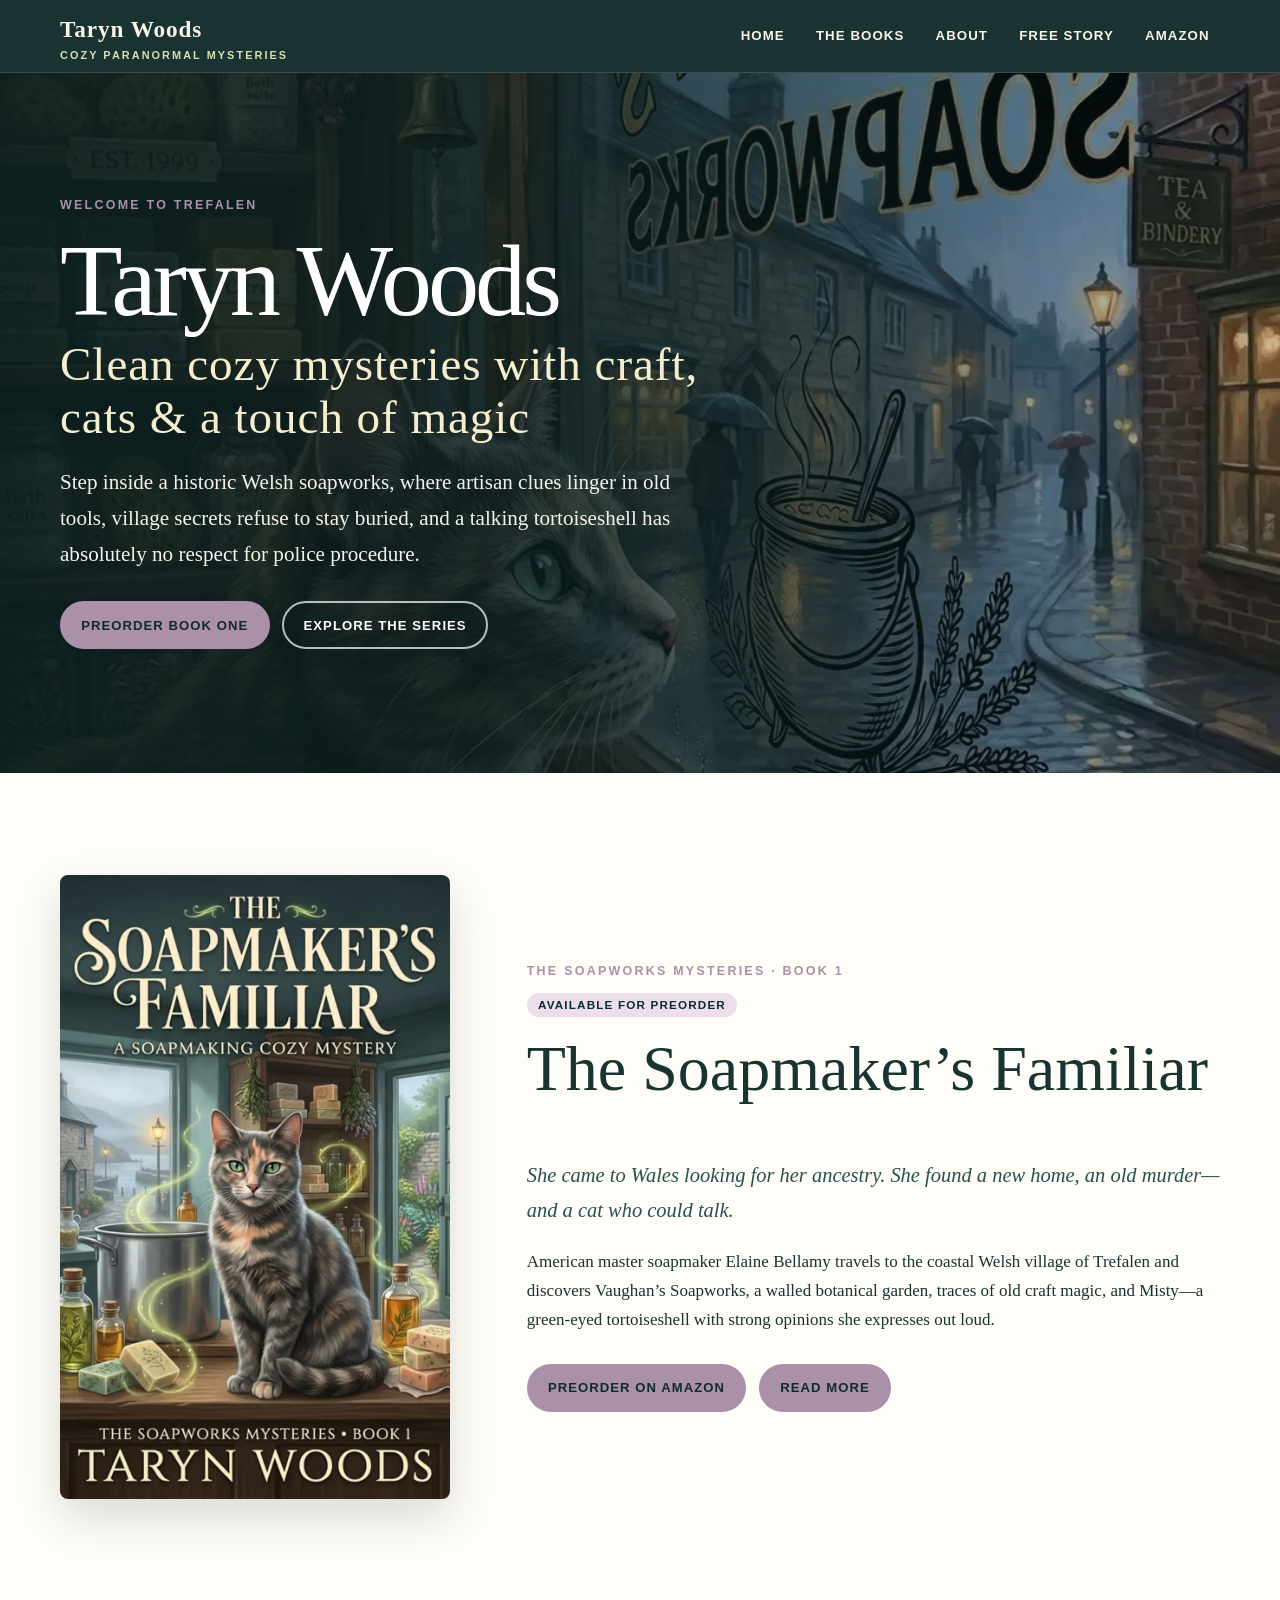
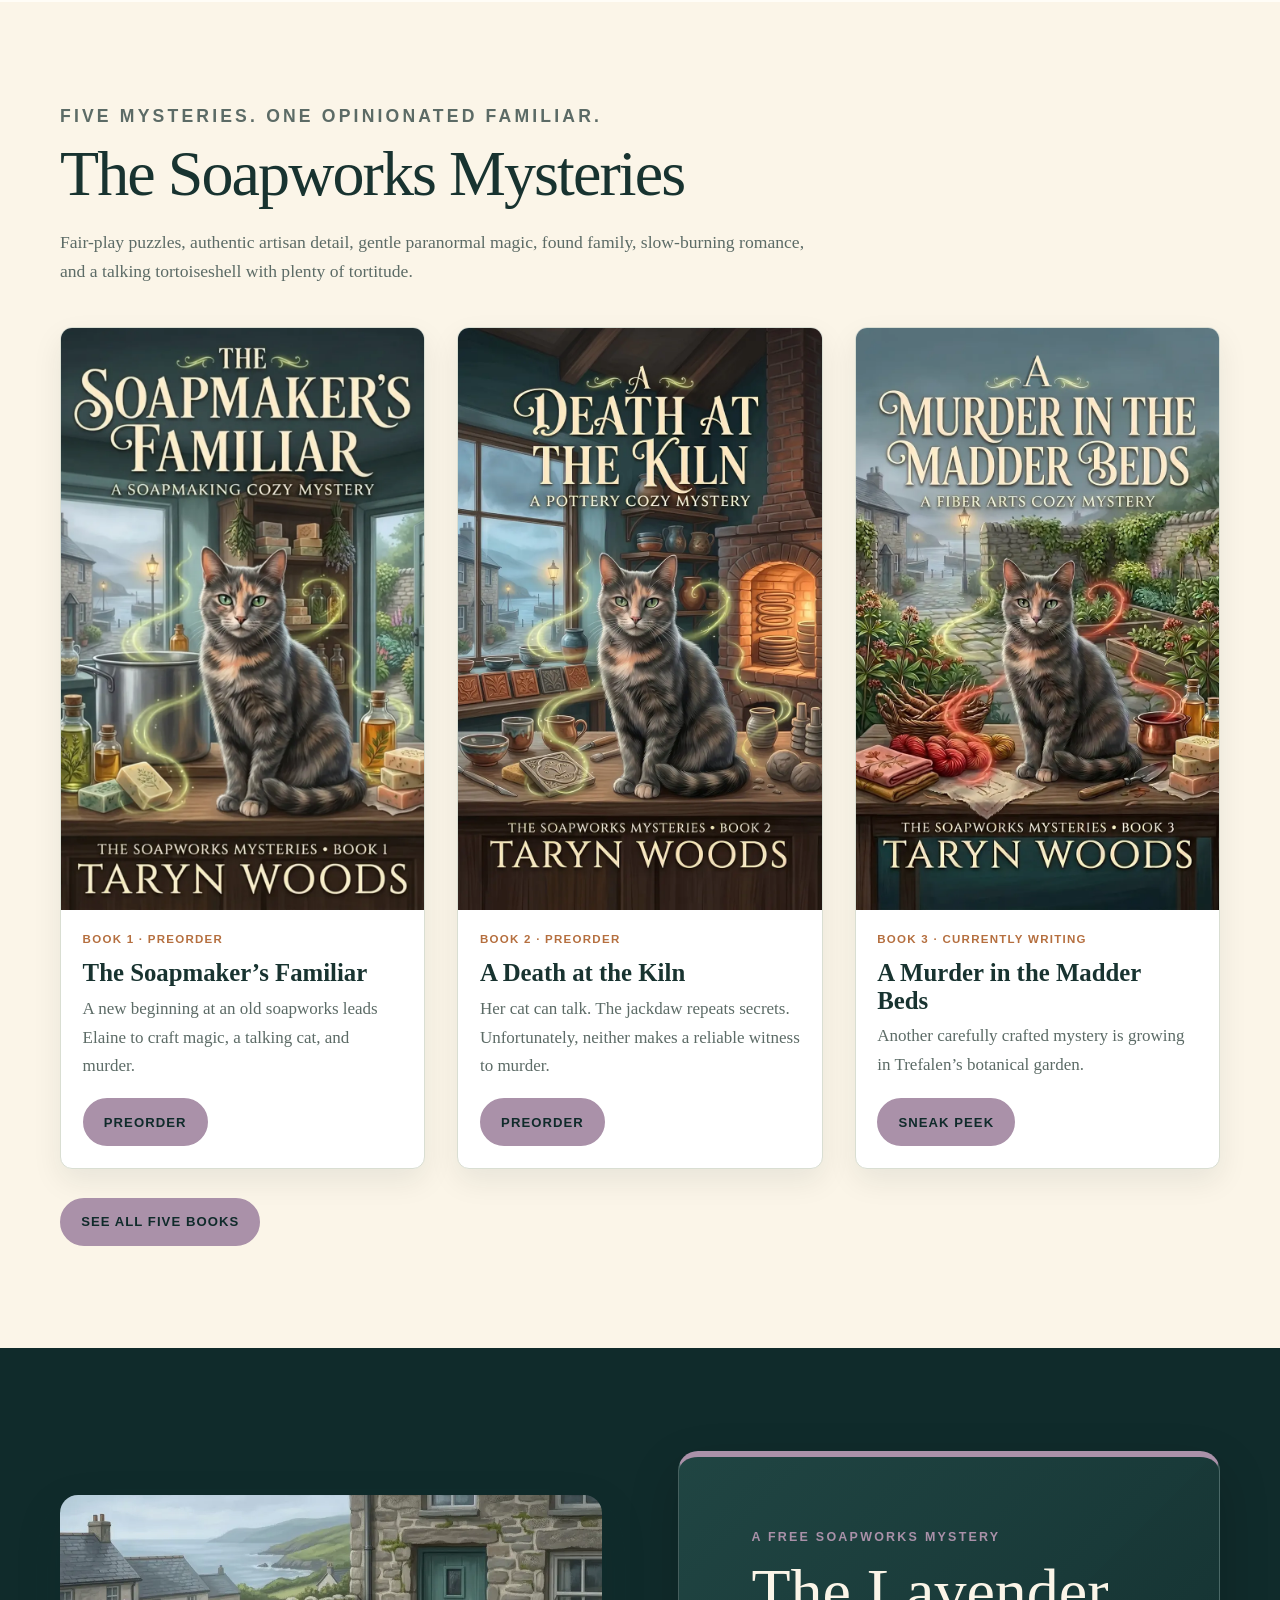
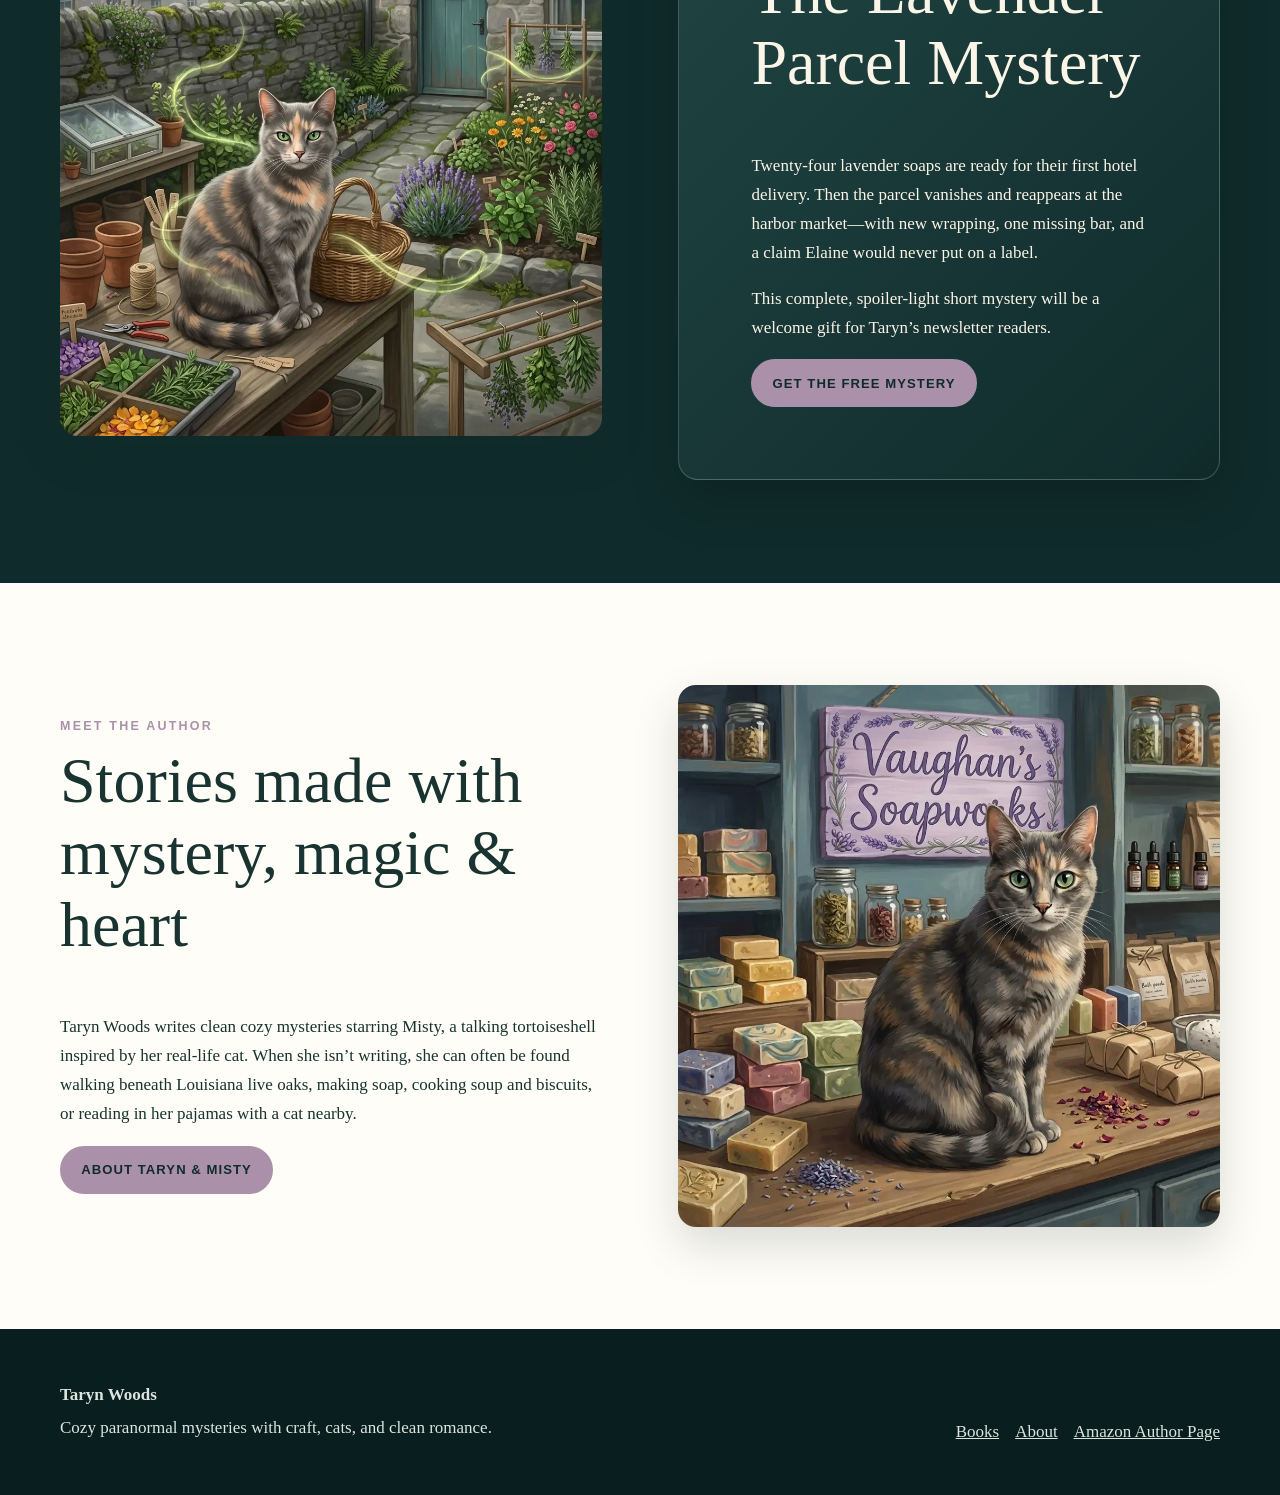
<file: index.html>
<!doctype html>
<html lang="en">
<head>
  <meta charset="utf-8">
  <meta name="viewport" content="width=device-width, initial-scale=1">
  <meta name="description" content="Taryn Woods writes clean cozy paranormal mysteries featuring a talking tortoiseshell, artisan soapmaking, Welsh village secrets, and gentle romance.">
  <title>Taryn Woods | Cozy Paranormal Mysteries</title>
  <link rel="stylesheet" href="assets/styles.css">
</head>
<body>
  <a class="skip-link" href="#main">Skip to content</a>
  <header class="site-header">
    <div class="nav-wrap">
      <a class="brand" href="index.html">Taryn Woods<small>Cozy Paranormal Mysteries</small></a>
      <nav class="nav-links" aria-label="Main navigation">
        <a href="index.html" aria-current="page">Home</a>
        <a href="soapworks-mysteries.html">The Books</a>
        <a href="about.html">About</a>
        <a href="#newsletter">Free Story</a>
        <a href="https://www.amazon.it/stores/author/B0HJ7DHL8Y">Amazon</a>
      </nav>
    </div>
  </header>

  <main id="main">
    <section class="hero">
      <div class="hero-inner">
        <p class="eyebrow">Welcome to Trefalen</p>
        <h1>Taryn Woods <span>Clean cozy mysteries with craft, cats &amp; a touch of magic</span></h1>
        <p class="hero-copy">Step inside a historic Welsh soapworks, where artisan clues linger in old tools, village secrets refuse to stay buried, and a talking tortoiseshell has absolutely no respect for police procedure.</p>
        <div class="button-row">
          <a class="button" href="https://www.amazon.it/Soapmakers-Familiar-Soapmaking-Mystery-English-ebook/dp/B0HJ497H5S">Preorder Book One</a>
          <a class="button secondary" href="soapworks-mysteries.html">Explore the Series</a>
        </div>
      </div>
    </section>

    <section class="section alt">
      <div class="container feature-grid">
        <img class="book-cover" src="assets/images/book-1.webp" alt="Cover of The Soapmaker's Familiar by Taryn Woods" width="900" height="1440">
        <div class="feature-copy">
          <p class="eyebrow">The Soapworks Mysteries · Book 1</p>
          <span class="badge">Available for Preorder</span>
          <h2>The Soapmaker’s Familiar</h2>
          <p class="hook">She came to Wales looking for her ancestry. She found a new home, an old murder—and a cat who could talk.</p>
          <p>American master soapmaker Elaine Bellamy travels to the coastal Welsh village of Trefalen and discovers Vaughan’s Soapworks, a walled botanical garden, traces of old craft magic, and Misty—a green-eyed tortoiseshell with strong opinions she expresses out loud.</p>
          <div class="button-row">
            <a class="button" href="https://www.amazon.it/Soapmakers-Familiar-Soapmaking-Mystery-English-ebook/dp/B0HJ497H5S">Preorder on Amazon</a>
            <a class="button" href="soapworks-mysteries.html#book-one">Read More</a>
          </div>
        </div>
      </div>
    </section>

    <section class="section">
      <div class="container">
        <div class="section-heading">
          <p class="eyebrow">Five mysteries. One opinionated familiar.</p>
          <h2>The Soapworks Mysteries</h2>
          <p>Fair-play puzzles, authentic artisan detail, gentle paranormal magic, found family, slow-burning romance, and a talking tortoiseshell with plenty of tortitude.</p>
        </div>
        <div class="book-grid">
          <article class="book-card">
            <img src="assets/images/book-1.webp" alt="The Soapmaker's Familiar book cover" width="900" height="1440" loading="lazy">
            <div class="book-card-content"><p class="status">Book 1 · Preorder</p><h3>The Soapmaker’s Familiar</h3><p>A new beginning at an old soapworks leads Elaine to craft magic, a talking cat, and murder.</p><a class="button" href="https://www.amazon.it/Soapmakers-Familiar-Soapmaking-Mystery-English-ebook/dp/B0HJ497H5S">Preorder</a></div>
          </article>
          <article class="book-card">
            <img src="assets/images/book-2.webp" alt="A Death at the Kiln book cover" width="900" height="1440" loading="lazy">
            <div class="book-card-content"><p class="status">Book 2 · Preorder</p><h3>A Death at the Kiln</h3><p>Her cat can talk. The jackdaw repeats secrets. Unfortunately, neither makes a reliable witness to murder.</p><a class="button" href="https://www.amazon.it/-/en/gp/product/B0HKR9GW8T">Preorder</a></div>
          </article>
          <article class="book-card">
            <img src="assets/images/book-3.webp" alt="A Murder in the Madder Beds book cover" width="900" height="1440" loading="lazy">
            <div class="book-card-content"><p class="status">Book 3 · Currently Writing</p><h3>A Murder in the Madder Beds</h3><p>Another carefully crafted mystery is growing in Trefalen’s botanical garden.</p><a class="button" href="soapworks-mysteries.html#coming-soon">Sneak Peek</a></div>
          </article>
        </div>
        <div class="button-row"><a class="button" href="soapworks-mysteries.html">See All Five Books</a></div>
      </div>
    </section>

    <section id="newsletter" class="section dark">
      <div class="container image-copy">
        <img src="assets/images/misty-garden.webp" alt="Misty the tortoiseshell cat in the botanical garden" width="1024" height="1024" loading="lazy">
        <div class="newsletter-box">
          <p class="eyebrow">A free Soapworks mystery</p>
          <h2>The Lavender Parcel Mystery</h2>
          <p>Twenty-four lavender soaps are ready for their first hotel delivery. Then the parcel vanishes and reappears at the harbor market—with new wrapping, one missing bar, and a claim Elaine would never put on a label.</p>
          <p>This complete, spoiler-light short mystery will be a welcome gift for Taryn’s newsletter readers.</p>
          <a class="button lavender" href="https://tw-ebook-press.kit.com/eddfcaa62a">Get the Free Mystery</a>
        </div>
      </div>
    </section>

    <section class="section alt">
      <div class="container image-copy">
        <div>
          <p class="eyebrow">Meet the author</p>
          <h2>Stories made with mystery, magic &amp; heart</h2>
          <p>Taryn Woods writes clean cozy mysteries starring Misty, a talking tortoiseshell inspired by her real-life cat. When she isn’t writing, she can often be found walking beneath Louisiana live oaks, making soap, cooking soup and biscuits, or reading in her pajamas with a cat nearby.</p>
          <a class="button" href="about.html">About Taryn &amp; Misty</a>
        </div>
        <img src="assets/images/misty-soapworks.webp" alt="Misty surrounded by soaps and herbs inside Vaughan's Soapworks" width="1024" height="1024" loading="lazy">
      </div>
    </section>
  </main>

  <footer class="site-footer">
    <div class="container footer-grid"><div><p><strong>Taryn Woods</strong></p><p>Cozy paranormal mysteries with craft, cats, and clean romance.</p></div><div class="footer-links"><a href="soapworks-mysteries.html">Books</a><a href="about.html">About</a><a href="https://www.amazon.it/stores/author/B0HJ7DHL8Y">Amazon Author Page</a></div></div>
  </footer>
</body>
</html>
</file>
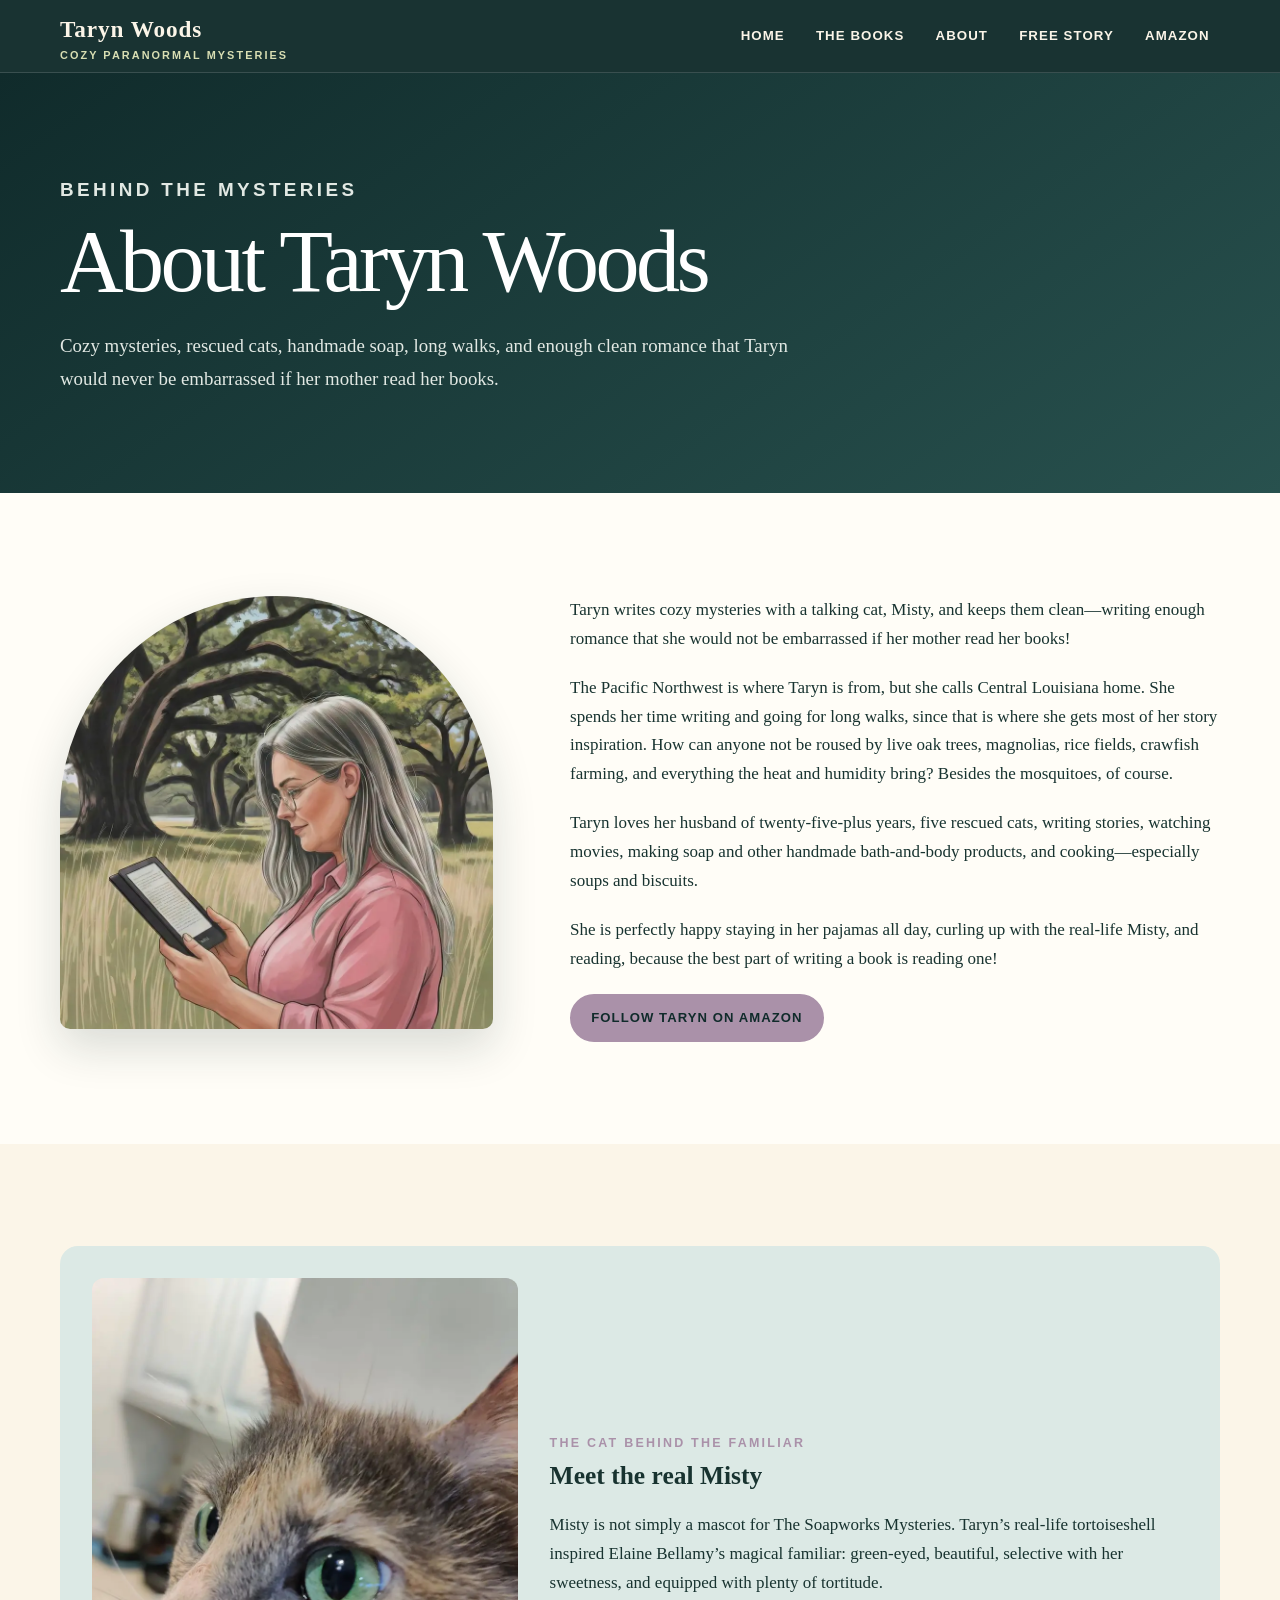
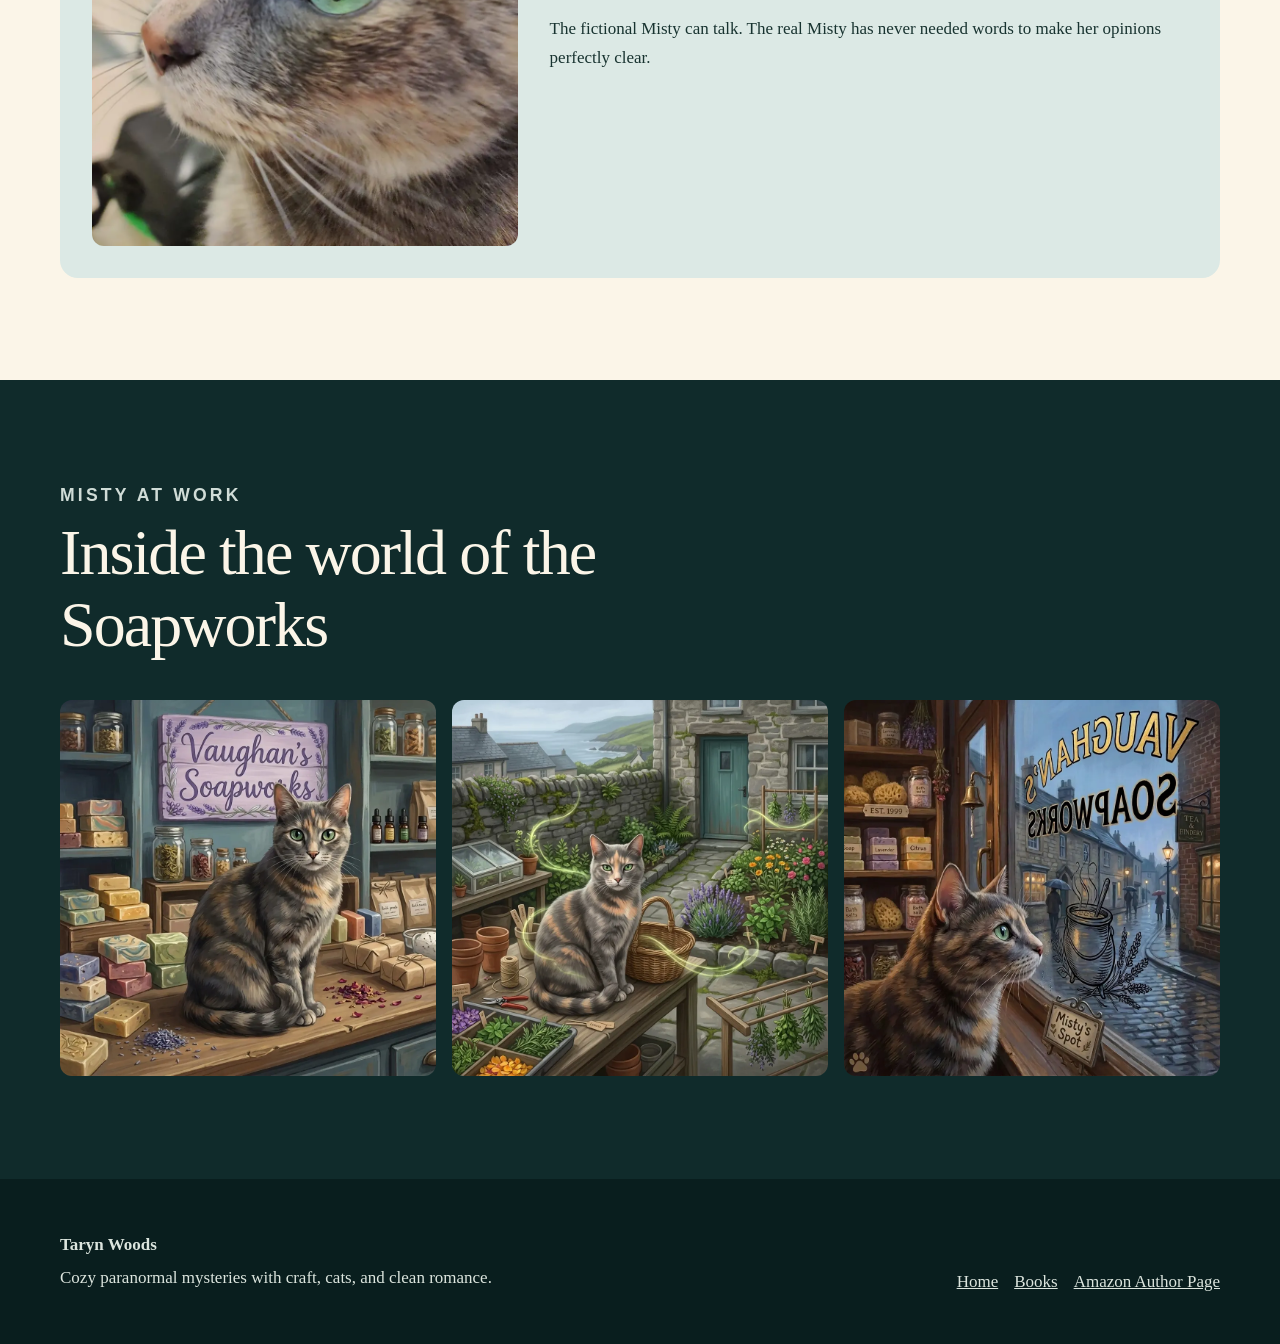
<file: about.html>
<!doctype html>
<html lang="en">
<head>
  <meta charset="utf-8">
  <meta name="viewport" content="width=device-width, initial-scale=1">
  <meta name="description" content="Meet Taryn Woods, author of clean cozy paranormal mysteries, and Misty, the real-life tortoiseshell behind The Soapworks Mysteries' talking familiar.">
  <title>About Taryn Woods &amp; Misty</title>
  <link rel="stylesheet" href="assets/styles.css">
</head>
<body>
  <a class="skip-link" href="#main">Skip to content</a>
  <header class="site-header"><div class="nav-wrap"><a class="brand" href="index.html">Taryn Woods<small>Cozy Paranormal Mysteries</small></a><nav class="nav-links" aria-label="Main navigation"><a href="index.html">Home</a><a href="soapworks-mysteries.html">The Books</a><a href="about.html" aria-current="page">About</a><a href="index.html#newsletter">Free Story</a><a href="https://www.amazon.it/stores/author/B0HJ7DHL8Y">Amazon</a></nav></div></header>

  <main id="main">
    <section class="page-hero"><div class="container"><p class="eyebrow">Behind the mysteries</p><h1>About Taryn Woods</h1><p>Cozy mysteries, rescued cats, handmade soap, long walks, and enough clean romance that Taryn would never be embarrassed if her mother read her books.</p></div></section>

    <section class="section alt"><div class="container about-grid">
      <img class="portrait" src="assets/images/taryn-woods.webp" alt="Illustrated portrait of Taryn Woods reading beneath live oak trees" width="900" height="900">
      <div class="prose"><p>Taryn writes cozy mysteries with a talking cat, Misty, and keeps them clean—writing enough romance that she would not be embarrassed if her mother read her books!</p><p>The Pacific Northwest is where Taryn is from, but she calls Central Louisiana home. She spends her time writing and going for long walks, since that is where she gets most of her story inspiration. How can anyone not be roused by live oak trees, magnolias, rice fields, crawfish farming, and everything the heat and humidity bring? Besides the mosquitoes, of course.</p><p>Taryn loves her husband of twenty-five-plus years, five rescued cats, writing stories, watching movies, making soap and other handmade bath-and-body products, and cooking—especially soups and biscuits.</p><p>She is perfectly happy staying in her pajamas all day, curling up with the real-life Misty, and reading, because the best part of writing a book is reading one!</p><a class="button" href="https://www.amazon.it/stores/author/B0HJ7DHL8Y">Follow Taryn on Amazon</a></div>
    </div></section>

    <section class="section"><div class="container misty-real">
      <img src="assets/images/misty-real.webp" alt="The real Misty, a green-eyed tortoiseshell cat" width="900" height="1200" loading="lazy">
      <div><p class="eyebrow">The cat behind the familiar</p><h2>Meet the real Misty</h2><p>Misty is not simply a mascot for The Soapworks Mysteries. Taryn’s real-life tortoiseshell inspired Elaine Bellamy’s magical familiar: green-eyed, beautiful, selective with her sweetness, and equipped with plenty of tortitude.</p><p>The fictional Misty can talk. The real Misty has never needed words to make her opinions perfectly clear.</p></div>
    </div></section>

    <section class="section dark"><div class="container"><div class="section-heading"><p class="eyebrow">Misty at work</p><h2>Inside the world of the Soapworks</h2></div><div class="gallery"><img src="assets/images/misty-soapworks.webp" alt="Misty in Vaughan's Soapworks" width="1024" height="1024" loading="lazy"><img src="assets/images/misty-garden.webp" alt="Misty in the botanical garden" width="1024" height="1024" loading="lazy"><img src="assets/images/misty-window.webp" alt="Misty looking from the soap shop window" width="1024" height="1024" loading="lazy"></div></div></section>
  </main>

  <footer class="site-footer"><div class="container footer-grid"><div><p><strong>Taryn Woods</strong></p><p>Cozy paranormal mysteries with craft, cats, and clean romance.</p></div><div class="footer-links"><a href="index.html">Home</a><a href="soapworks-mysteries.html">Books</a><a href="https://www.amazon.it/stores/author/B0HJ7DHL8Y">Amazon Author Page</a></div></div></footer>
</body>
</html>
</file>
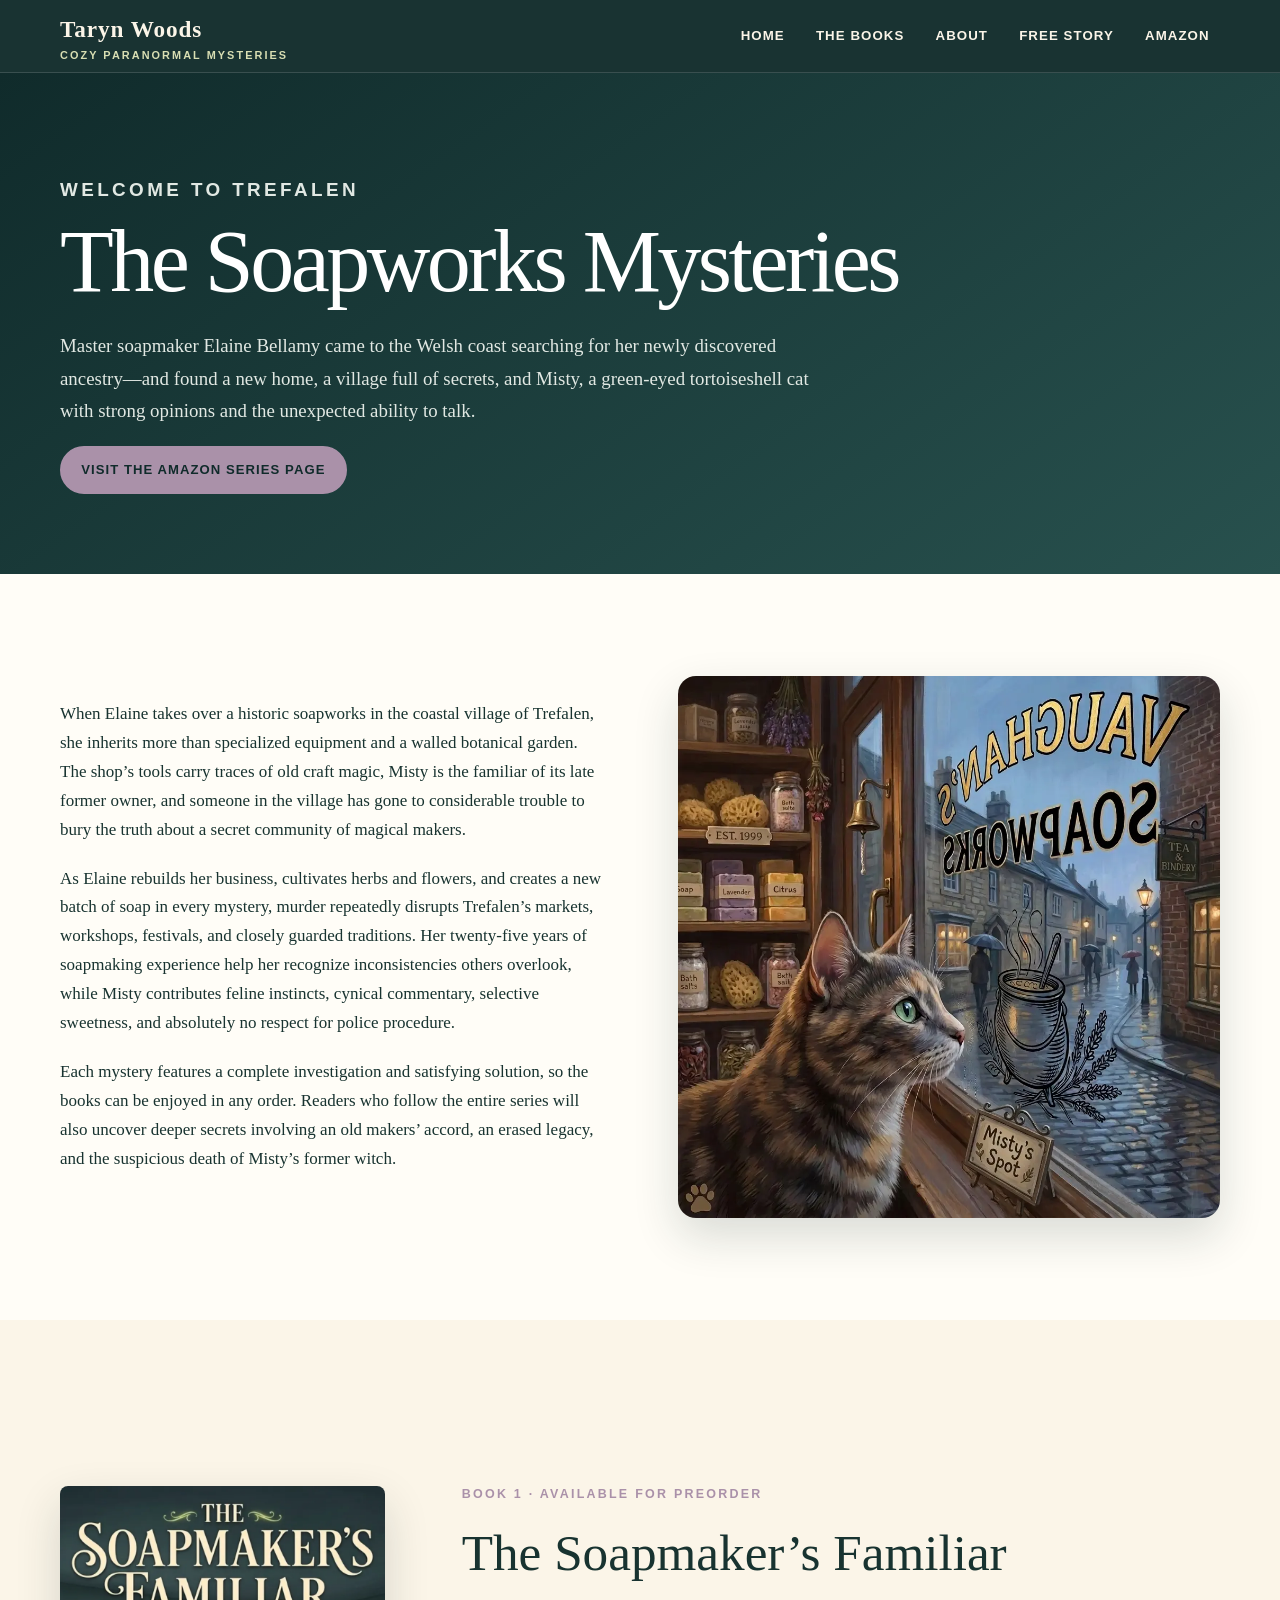
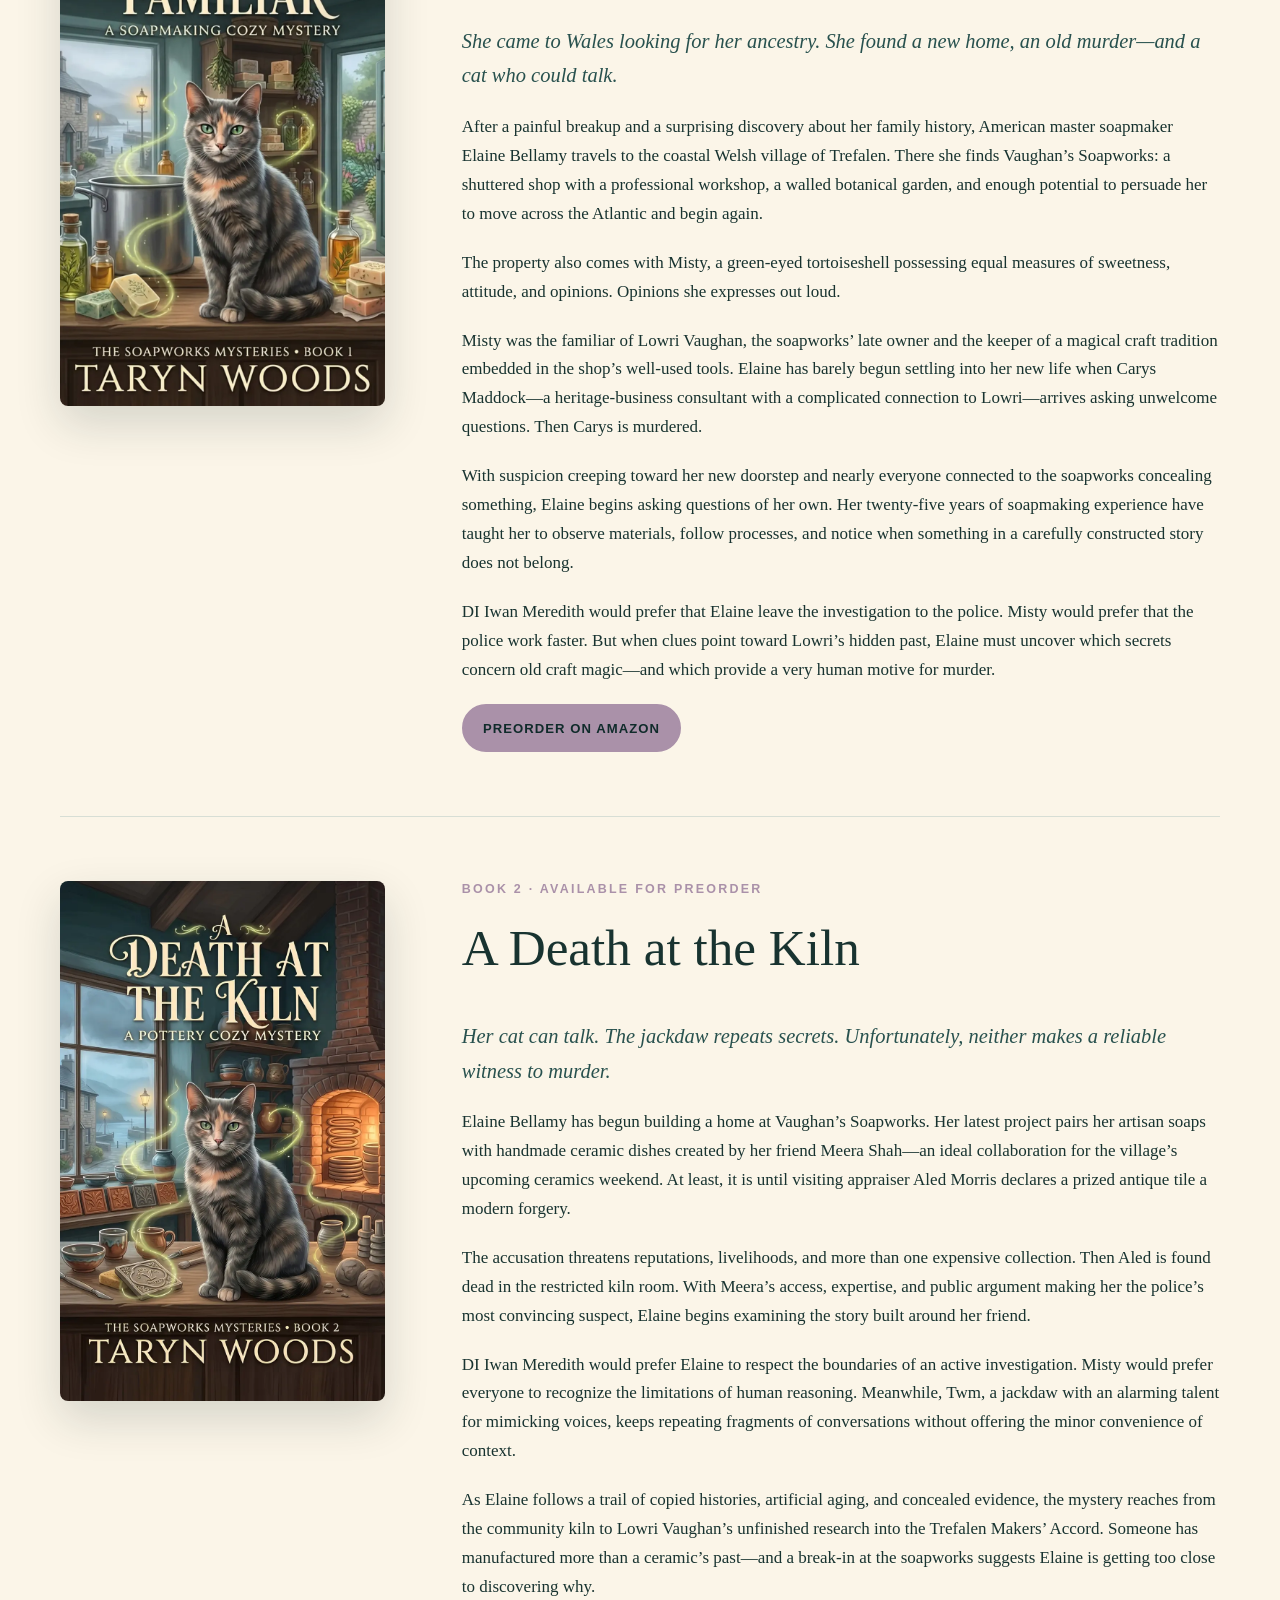
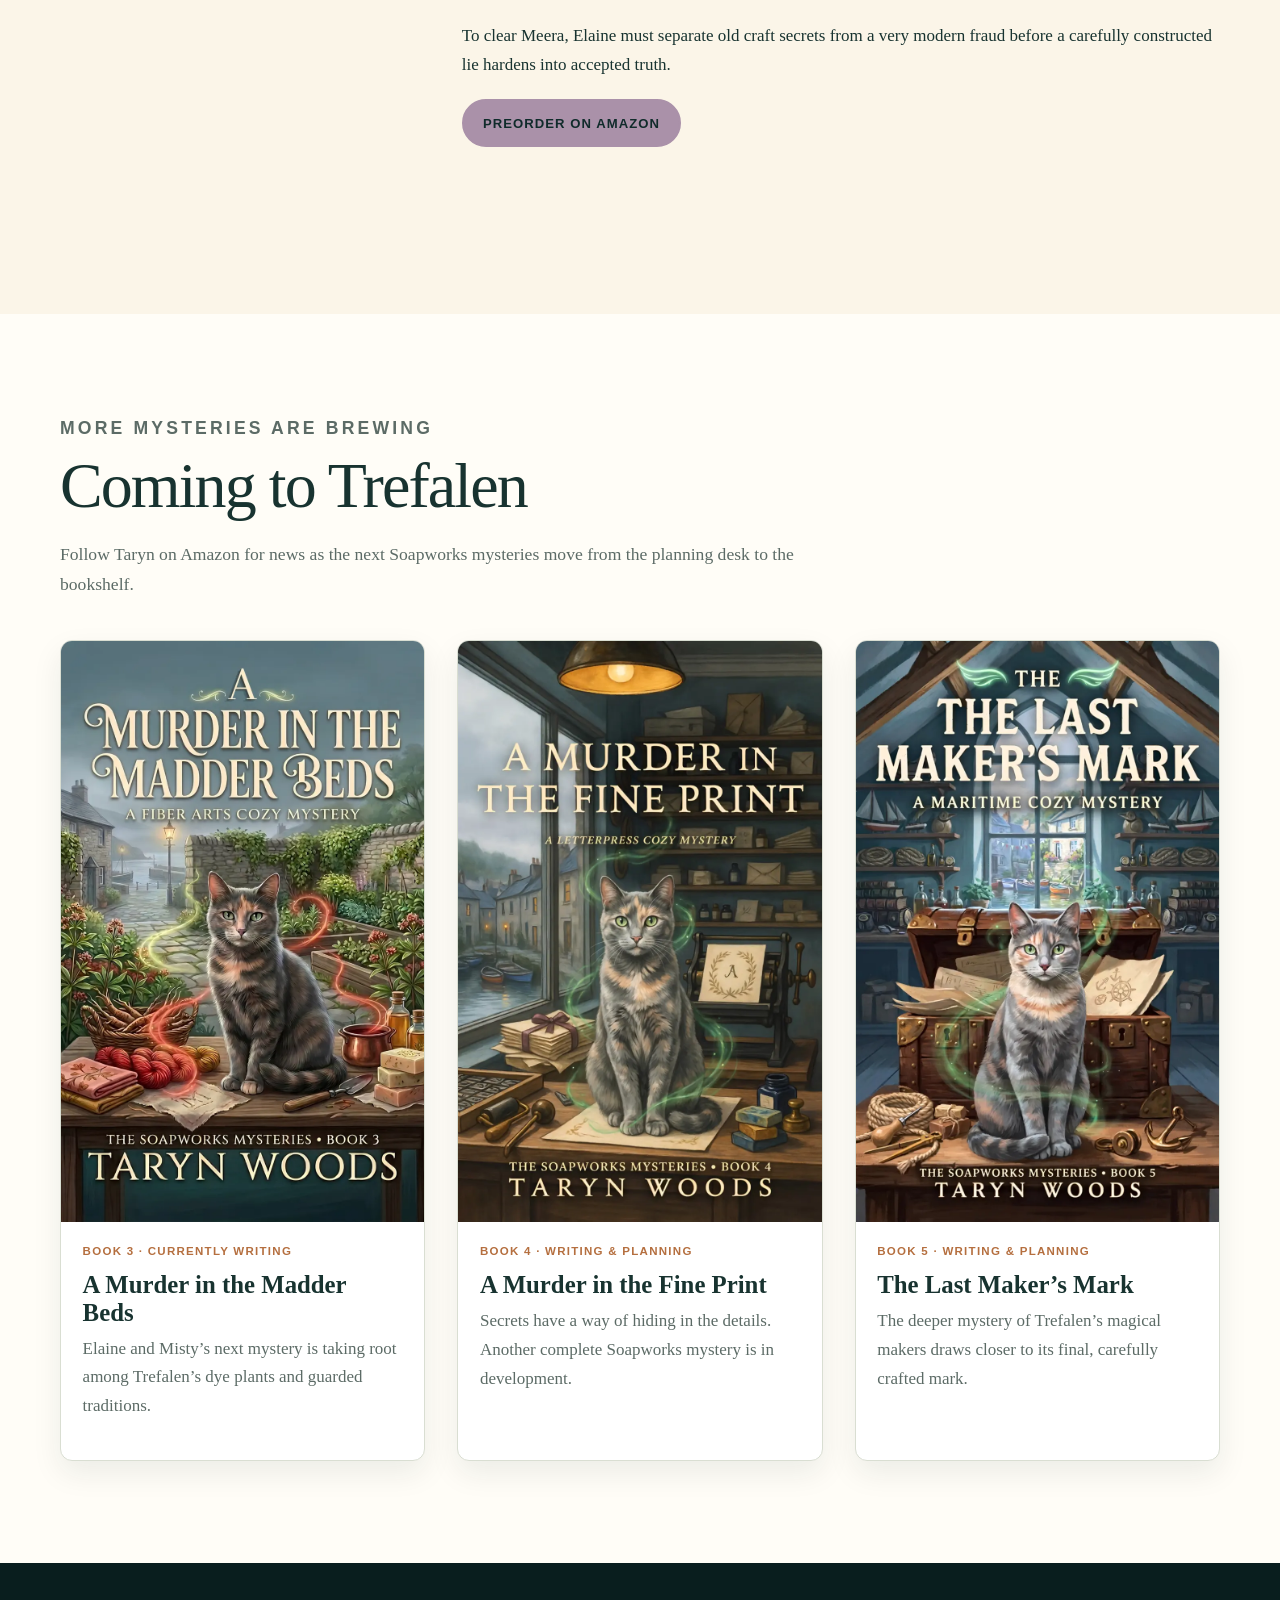
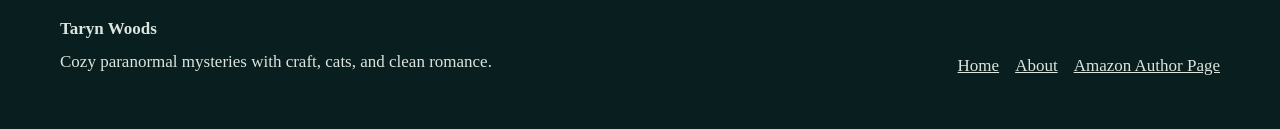
<file: soapworks-mysteries.html>
<!doctype html>
<html lang="en">
<head>
  <meta charset="utf-8">
  <meta name="viewport" content="width=device-width, initial-scale=1">
  <meta name="description" content="Explore The Soapworks Mysteries by Taryn Woods, a clean cozy paranormal mystery series set in the Welsh coastal village of Trefalen.">
  <title>The Soapworks Mysteries | Taryn Woods</title>
  <link rel="stylesheet" href="assets/styles.css">
</head>
<body>
  <a class="skip-link" href="#main">Skip to content</a>
  <header class="site-header"><div class="nav-wrap"><a class="brand" href="index.html">Taryn Woods<small>Cozy Paranormal Mysteries</small></a><nav class="nav-links" aria-label="Main navigation"><a href="index.html">Home</a><a href="soapworks-mysteries.html" aria-current="page">The Books</a><a href="about.html">About</a><a href="index.html#newsletter">Free Story</a><a href="https://www.amazon.it/stores/author/B0HJ7DHL8Y">Amazon</a></nav></div></header>

  <main id="main">
    <section class="page-hero"><div class="container"><p class="eyebrow">Welcome to Trefalen</p><h1>The Soapworks Mysteries</h1><p>Master soapmaker Elaine Bellamy came to the Welsh coast searching for her newly discovered ancestry—and found a new home, a village full of secrets, and Misty, a green-eyed tortoiseshell cat with strong opinions and the unexpected ability to talk.</p><a class="button" href="https://www.amazon.it/-/en/dp/B0HJ42WQ2P">Visit the Amazon Series Page</a></div></section>

    <section class="section alt"><div class="container image-copy"><div class="prose"><p>When Elaine takes over a historic soapworks in the coastal village of Trefalen, she inherits more than specialized equipment and a walled botanical garden. The shop’s tools carry traces of old craft magic, Misty is the familiar of its late former owner, and someone in the village has gone to considerable trouble to bury the truth about a secret community of magical makers.</p><p>As Elaine rebuilds her business, cultivates herbs and flowers, and creates a new batch of soap in every mystery, murder repeatedly disrupts Trefalen’s markets, workshops, festivals, and closely guarded traditions. Her twenty-five years of soapmaking experience help her recognize inconsistencies others overlook, while Misty contributes feline instincts, cynical commentary, selective sweetness, and absolutely no respect for police procedure.</p><p>Each mystery features a complete investigation and satisfying solution, so the books can be enjoyed in any order. Readers who follow the entire series will also uncover deeper secrets involving an old makers’ accord, an erased legacy, and the suspicious death of Misty’s former witch.</p></div><img src="assets/images/misty-window.webp" alt="Misty looking through the window of the soap shop toward Trefalen harbor" width="1024" height="1024"></div></section>

    <section class="section"><div class="container">
      <article id="book-one" class="detail-book">
        <img class="book-cover" src="assets/images/book-1.webp" alt="The Soapmaker's Familiar cover" width="900" height="1440">
        <div class="prose"><p class="eyebrow">Book 1 · Available for Preorder</p><h2>The Soapmaker’s Familiar</h2><p class="hook">She came to Wales looking for her ancestry. She found a new home, an old murder—and a cat who could talk.</p><p>After a painful breakup and a surprising discovery about her family history, American master soapmaker Elaine Bellamy travels to the coastal Welsh village of Trefalen. There she finds Vaughan’s Soapworks: a shuttered shop with a professional workshop, a walled botanical garden, and enough potential to persuade her to move across the Atlantic and begin again.</p><p>The property also comes with Misty, a green-eyed tortoiseshell possessing equal measures of sweetness, attitude, and opinions. Opinions she expresses out loud.</p><p>Misty was the familiar of Lowri Vaughan, the soapworks’ late owner and the keeper of a magical craft tradition embedded in the shop’s well-used tools. Elaine has barely begun settling into her new life when Carys Maddock—a heritage-business consultant with a complicated connection to Lowri—arrives asking unwelcome questions. Then Carys is murdered.</p><p>With suspicion creeping toward her new doorstep and nearly everyone connected to the soapworks concealing something, Elaine begins asking questions of her own. Her twenty-five years of soapmaking experience have taught her to observe materials, follow processes, and notice when something in a carefully constructed story does not belong.</p><p>DI Iwan Meredith would prefer that Elaine leave the investigation to the police. Misty would prefer that the police work faster. But when clues point toward Lowri’s hidden past, Elaine must uncover which secrets concern old craft magic—and which provide a very human motive for murder.</p><a class="button" href="https://www.amazon.it/Soapmakers-Familiar-Soapmaking-Mystery-English-ebook/dp/B0HJ497H5S">Preorder on Amazon</a></div>
      </article>

      <article class="detail-book">
        <img class="book-cover" src="assets/images/book-2.webp" alt="A Death at the Kiln cover" width="900" height="1440" loading="lazy">
        <div class="prose"><p class="eyebrow">Book 2 · Available for Preorder</p><h2>A Death at the Kiln</h2><p class="hook">Her cat can talk. The jackdaw repeats secrets. Unfortunately, neither makes a reliable witness to murder.</p><p>Elaine Bellamy has begun building a home at Vaughan’s Soapworks. Her latest project pairs her artisan soaps with handmade ceramic dishes created by her friend Meera Shah—an ideal collaboration for the village’s upcoming ceramics weekend. At least, it is until visiting appraiser Aled Morris declares a prized antique tile a modern forgery.</p><p>The accusation threatens reputations, livelihoods, and more than one expensive collection. Then Aled is found dead in the restricted kiln room. With Meera’s access, expertise, and public argument making her the police’s most convincing suspect, Elaine begins examining the story built around her friend.</p><p>DI Iwan Meredith would prefer Elaine to respect the boundaries of an active investigation. Misty would prefer everyone to recognize the limitations of human reasoning. Meanwhile, Twm, a jackdaw with an alarming talent for mimicking voices, keeps repeating fragments of conversations without offering the minor convenience of context.</p><p>As Elaine follows a trail of copied histories, artificial aging, and concealed evidence, the mystery reaches from the community kiln to Lowri Vaughan’s unfinished research into the Trefalen Makers’ Accord. Someone has manufactured more than a ceramic’s past—and a break-in at the soapworks suggests Elaine is getting too close to discovering why.</p><p>To clear Meera, Elaine must separate old craft secrets from a very modern fraud before a carefully constructed lie hardens into accepted truth.</p><a class="button" href="https://www.amazon.it/-/en/gp/product/B0HKR9GW8T">Preorder on Amazon</a></div>
      </article>
    </div></section>

    <section id="coming-soon" class="section alt"><div class="container"><div class="section-heading"><p class="eyebrow">More mysteries are brewing</p><h2>Coming to Trefalen</h2><p>Follow Taryn on Amazon for news as the next Soapworks mysteries move from the planning desk to the bookshelf.</p></div><div class="book-grid">
      <article class="book-card"><img src="assets/images/book-3.webp" alt="A Murder in the Madder Beds cover" width="900" height="1440" loading="lazy"><div class="book-card-content"><p class="status">Book 3 · Currently Writing</p><h3>A Murder in the Madder Beds</h3><p>Elaine and Misty’s next mystery is taking root among Trefalen’s dye plants and guarded traditions.</p></div></article>
      <article class="book-card"><img src="assets/images/book-4.webp" alt="A Murder in the Fine Print cover" width="900" height="1440" loading="lazy"><div class="book-card-content"><p class="status">Book 4 · Writing &amp; Planning</p><h3>A Murder in the Fine Print</h3><p>Secrets have a way of hiding in the details. Another complete Soapworks mystery is in development.</p></div></article>
      <article class="book-card"><img src="assets/images/book-5.webp" alt="The Last Maker's Mark cover" width="900" height="1440" loading="lazy"><div class="book-card-content"><p class="status">Book 5 · Writing &amp; Planning</p><h3>The Last Maker’s Mark</h3><p>The deeper mystery of Trefalen’s magical makers draws closer to its final, carefully crafted mark.</p></div></article>
    </div></div></section>
  </main>

  <footer class="site-footer"><div class="container footer-grid"><div><p><strong>Taryn Woods</strong></p><p>Cozy paranormal mysteries with craft, cats, and clean romance.</p></div><div class="footer-links"><a href="index.html">Home</a><a href="about.html">About</a><a href="https://www.amazon.it/stores/author/B0HJ7DHL8Y">Amazon Author Page</a></div></div></footer>
</body>
</html>
</file>
<file: assets/styles.css>
:root {
  --ink: #183330;
  --deep: #102b2b;
  --teal: #28514e;
  --sea: #dce9e5;
  --cream: #fbf5e8;
  --paper: #fffdf7;
  --moss: #839553;
  --glow: #aa91a9;
  --lavender: #aa91a9;
  --amber: #b56f3f;
  --wood: #6d4631;
  --muted: #5c6b66;
  --shadow: 0 18px 45px rgba(16, 43, 43, .16);
}

* { box-sizing: border-box; }
html { scroll-behavior: smooth; }
body {
  margin: 0;
  color: var(--ink);
  background: var(--cream);
  font: 17px/1.7 Georgia, "Times New Roman", serif;
}
img { display: block; max-width: 100%; height: auto; }
a { color: inherit; }
.skip-link { position: absolute; left: -999px; }
.skip-link:focus { left: 1rem; top: 1rem; z-index: 20; background: white; padding: .7rem 1rem; }

.site-header {
  position: sticky;
  top: 0;
  z-index: 10;
  background: rgba(16, 43, 43, .96);
  color: var(--cream);
  border-bottom: 1px solid rgba(255,255,255,.14);
}
.nav-wrap { width: min(1160px, 92%); margin: auto; min-height: 72px; display: flex; align-items: center; justify-content: space-between; gap: 1.5rem; }
.brand { text-decoration: none; font-size: 1.45rem; letter-spacing: .04em; font-weight: 700; }
.brand small { display: block; color: #d9dfb3; font: 700 .68rem/1.1 Arial, sans-serif; letter-spacing: .19em; text-transform: uppercase; }
.nav-links { display: flex; flex-wrap: wrap; gap: .35rem .65rem; align-items: center; }
.nav-links a { padding: .45rem .65rem; text-decoration: none; font: 700 .83rem/1 Arial, sans-serif; letter-spacing: .08em; text-transform: uppercase; }
.nav-links a:hover, .nav-links a:focus-visible { color: var(--glow); }

.hero {
  min-height: 700px;
  display: grid;
  align-items: center;
  color: white;
  background:
    linear-gradient(90deg, rgba(10,31,31,.93) 0%, rgba(10,31,31,.78) 46%, rgba(10,31,31,.2) 100%),
    url("images/misty-window.webp") center/cover;
}
.hero-inner { width: min(1160px, 92%); margin: auto; padding: 6rem 0; }
.eyebrow { margin: 0 0 .6rem; color: var(--glow); font: 800 .78rem/1.4 Arial, sans-serif; letter-spacing: .18em; text-transform: uppercase; }
h1, h2, h3 { line-height: 1.12; margin-top: 0; }
h1 { max-width: 720px; margin-bottom: 1rem; font-size: clamp(3.25rem, 8vw, 6.4rem); font-weight: 500; letter-spacing: -.04em; }
.hero h1 span { display: block; color: #f6efcf; font-size: .46em; letter-spacing: .02em; }
.hero-copy { max-width: 620px; color: #f4f3e8; font-size: clamp(1.1rem, 2vw, 1.32rem); }
.button-row { display: flex; flex-wrap: wrap; gap: .8rem; margin-top: 1.8rem; }
.button { display: inline-flex; justify-content: center; align-items: center; min-height: 48px; padding: .8rem 1.2rem; border: 2px solid var(--glow); border-radius: 999px; background: var(--glow); color: var(--deep); text-decoration: none; font: 800 .82rem/1 Arial, sans-serif; letter-spacing: .08em; text-transform: uppercase; }
.button:hover, .button:focus-visible { background: #c6b0c5; border-color: #c6b0c5; }
.button.secondary { background: transparent; color: white; border-color: rgba(255,255,255,.7); }
.button.secondary:hover { background: white; color: var(--deep); }
.button.lavender { background: var(--lavender); border-color: var(--lavender); color: var(--deep); }
.button.lavender:hover, .button.lavender:focus-visible { background: #c6b0c5; border-color: #c6b0c5; }

.section { padding: clamp(4.5rem, 8vw, 7.5rem) 0; }
.section.alt { background: var(--paper); }
.section.dark { background: var(--deep); color: var(--cream); }
.container { width: min(1160px, 92%); margin: auto; }
.section-heading { max-width: 760px; margin-bottom: 2.5rem; }
.section-heading h2 { margin-bottom: .8rem; font-size: clamp(2.25rem, 5vw, 4rem); font-weight: 500; letter-spacing: -.03em; }
.section-heading p { color: var(--muted); font-size: 1.1rem; }
.dark .section-heading p { color: #d0dcd7; }

.feature-grid { display: grid; grid-template-columns: minmax(250px, .72fr) 1.28fr; gap: clamp(2rem, 6vw, 5rem); align-items: center; }
.book-cover { width: 100%; height: auto; aspect-ratio: 5 / 8; object-fit: contain; border-radius: 8px; box-shadow: var(--shadow); }
.feature-copy h2 { font-size: clamp(2.4rem, 5vw, 4.5rem); font-weight: 500; }
.hook { color: var(--teal); font-size: 1.28rem; font-style: italic; }
.badge { display: inline-block; margin-bottom: 1rem; padding: .4rem .7rem; border-radius: 999px; background: #eadfea; color: var(--deep); font: 800 .73rem/1 Arial, sans-serif; letter-spacing: .1em; text-transform: uppercase; }

.book-grid { display: grid; grid-template-columns: repeat(3, 1fr); gap: 2rem; }
.book-card { display: flex; flex-direction: column; overflow: hidden; background: white; border: 1px solid #d9ded2; border-radius: 12px; box-shadow: 0 12px 30px rgba(16,43,43,.08); }
.book-card img { width: 100%; aspect-ratio: 5/8; object-fit: cover; }
.book-card-content { display: flex; flex: 1; flex-direction: column; padding: 1.35rem; }
.book-card h3 { margin-bottom: .5rem; font-size: 1.55rem; }
.book-card p { margin-top: 0; color: var(--muted); }
.book-card .button { align-self: flex-start; margin-top: auto; }
.status { color: var(--amber) !important; font: 800 .72rem/1.4 Arial, sans-serif; letter-spacing: .11em; text-transform: uppercase; }

.image-copy { display: grid; grid-template-columns: 1fr 1fr; gap: clamp(2rem, 6vw, 5rem); align-items: center; }
.image-copy img { width: 100%; height: auto; border-radius: 18px; box-shadow: var(--shadow); }
.image-copy h2 { font-size: clamp(2.3rem, 5vw, 4rem); font-weight: 500; }
.newsletter-box { padding: clamp(2rem, 6vw, 4.5rem); border: 1px solid rgba(255,255,255,.2); border-top: 6px solid var(--lavender); border-radius: 20px; background: linear-gradient(135deg, rgba(40,81,78,.7), rgba(16,43,43,.75)); box-shadow: 0 20px 50px rgba(0,0,0,.18); }

.page-hero { padding: 6.5rem 0 5rem; background: linear-gradient(145deg, var(--deep), var(--teal)); color: white; }
.page-hero h1 { max-width: 900px; font-size: clamp(3rem, 7vw, 5.5rem); }
.page-hero p { max-width: 760px; color: #e1e8e3; font-size: 1.18rem; }
.prose { max-width: 800px; }
.prose p { margin: 0 0 1.25rem; }
.detail-book { display: grid; grid-template-columns: minmax(250px, .6fr) 1.4fr; gap: clamp(2rem, 6vw, 5rem); align-items: start; padding: 4rem 0; border-bottom: 1px solid #d7ded5; }
.detail-book:last-child { border-bottom: 0; }
.detail-book h2 { font-size: clamp(2.2rem, 4vw, 3.7rem); font-weight: 500; }
.detail-book .book-cover { position: sticky; top: 105px; }
.gallery { display: grid; grid-template-columns: repeat(3, 1fr); gap: 1rem; }
.gallery img { width: 100%; height: auto; aspect-ratio: 1 / 1; object-fit: cover; border-radius: 12px; }

.about-grid { display: grid; grid-template-columns: .8fr 1.2fr; gap: clamp(2rem, 6vw, 5rem); align-items: start; }
.portrait { width: 100%; height: auto; aspect-ratio: 1 / 1; object-fit: cover; border-radius: 50% 50% 10px 10px; box-shadow: var(--shadow); }
.misty-real { display: grid; grid-template-columns: .8fr 1.2fr; gap: 2rem; align-items: center; padding: 2rem; background: var(--sea); border-radius: 18px; }
.misty-real img { width: 100%; height: auto; object-fit: contain; border-radius: 12px; }

.site-footer { background: #091e1e; color: #dce5de; padding: 3rem 0; }
.footer-grid { display: flex; justify-content: space-between; gap: 2rem; align-items: end; }
.footer-grid p { margin: .25rem 0; }
.footer-links { display: flex; flex-wrap: wrap; gap: 1rem; }
.footer-links a:hover { color: var(--glow); }

@media (max-width: 850px) {
  .site-header { position: static; }
  .nav-wrap { padding: 1rem 0; align-items: flex-start; }
  .nav-links { justify-content: flex-end; }
  .hero { min-height: 620px; background-position: 62% center; }
  .book-grid { grid-template-columns: repeat(2, 1fr); }
  .feature-grid, .image-copy, .detail-book, .about-grid { grid-template-columns: 1fr; }
  .feature-grid > img, .detail-book > img { width: min(430px, 88%); margin: auto; }
  .detail-book .book-cover { position: static; }
}

@media (max-width: 560px) {
  body { font-size: 16px; }
  .nav-wrap { display: block; }
  .brand { display: inline-block; margin-bottom: .8rem; }
  .nav-links { justify-content: flex-start; gap: .2rem; }
  .nav-links a { padding-left: 0; padding-right: .8rem; }
  .hero { min-height: 670px; background-position: 69% center; }
  .hero-inner { padding: 4rem 0; }
  .book-grid, .gallery, .misty-real { grid-template-columns: 1fr; }
  .book-card { max-width: 390px; margin: auto; }
  .footer-grid { display: block; }
  .footer-links { margin-top: 1rem; }
}
</file>
